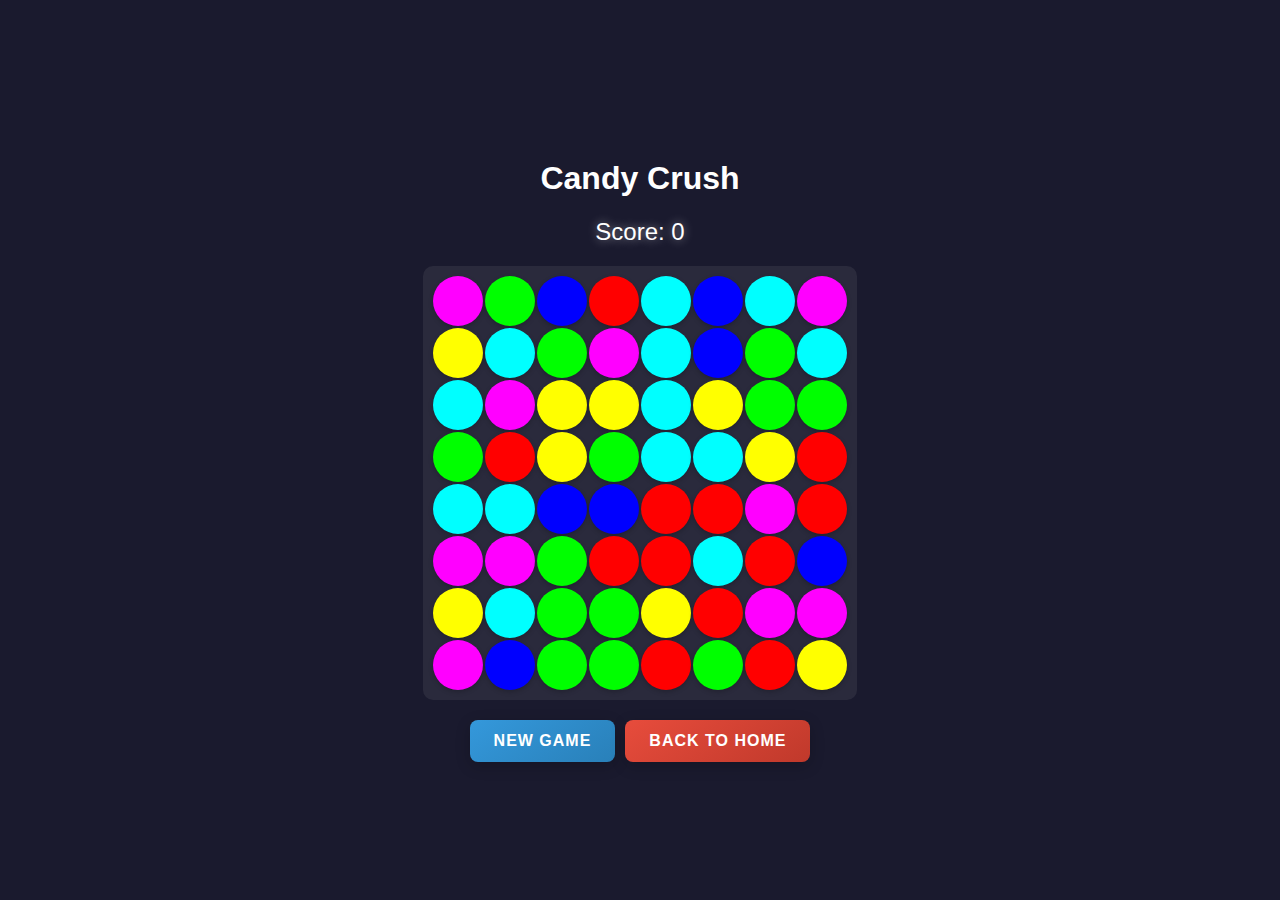
<file: games/candy.html>
<!DOCTYPE html>
<html lang="en">
<head>
    <meta charset="UTF-8">
    <meta name="viewport" content="width=device-width, initial-scale=1.0">
    <title>Candy Crush</title>
    <style>
        body {
            display: flex;
            flex-direction: column;
            align-items: center;
            justify-content: center;
            min-height: 100vh;
            margin: 0;
            background-color: #1a1a2e;
            font-family: 'Segoe UI', sans-serif;
            color: white;
        }

        #game-container {
            text-align: center;
        }

        .grid {
            display: grid;
            grid-template-columns: repeat(8, 50px);
            grid-template-rows: repeat(8, 50px);
            gap: 2px;
            background-color: #2a2a3c;
            padding: 10px;
            border-radius: 10px;
            margin: 20px 0;
        }

        .candy {
            width: 50px;
            height: 50px;
            border-radius: 50%;
            cursor: pointer;
            transition: all 0.3s ease;
            box-shadow: 0 2px 5px rgba(0, 0, 0, 0.2);
            animation: spawn 0.5s ease-out;
        }

        .candy:hover {
            transform: scale(1.1);
            box-shadow: 0 4px 8px rgba(0, 0, 0, 0.3);
        }

        .candy.selected {
            animation: pulse 1s infinite;
        }

        .candy.match {
            animation: pop 0.4s ease-out;
        }

        @keyframes spawn {
            from {
                transform: scale(0);
                opacity: 0;
            }
            to {
                transform: scale(1);
                opacity: 1;
            }
        }

        @keyframes pulse {
            0% { transform: scale(1); }
            50% { transform: scale(1.2); }
            100% { transform: scale(1); }
        }

        @keyframes pop {
            0% { transform: scale(1); }
            50% { transform: scale(1.3); }
            100% { transform: scale(0); }
        }

        #score {
            font-size: 24px;
            margin: 20px 0;
            text-shadow: 0 0 10px rgba(255, 255, 255, 0.5);
            animation: scoreUpdate 0.3s ease-out;
        }

        @keyframes scoreUpdate {
            0% { transform: scale(1); }
            50% { transform: scale(1.2); }
            100% { transform: scale(1); }
        }

        .controls {
                    margin-top: 20px;
                    display: flex;
                    gap: 10px;
                    justify-content: center;
        }

        button {
                    padding: 12px 24px;
                    font-size: 16px;
                    border: none;
                    border-radius: 8px;
                    cursor: pointer;
                    background: linear-gradient(145deg, #3498db, #2980b9);
                    color: white;
                    transition: all 0.3s ease;
                    box-shadow: 0 4px 15px rgba(0, 0, 0, 0.2);
                    text-transform: uppercase;
                    font-weight: bold;
                    letter-spacing: 1px;
        }

        button:hover {
                    transform: translateY(-2px);
                    box-shadow: 0 6px 20px rgba(0, 0, 0, 0.3);
                    filter: brightness(1.1);
        }

        button:active {
                    transform: translateY(1px);
                    box-shadow: 0 2px 10px rgba(0, 0, 0, 0.2);
        }

        #home-btn {
                    background: linear-gradient(145deg, #e74c3c, #c0392b);
        }

        #home-btn:hover {
                    background: linear-gradient(145deg, #c0392b, #e74c3c);
        }
    </style>
</head>
<body>
    <div id="game-container">
        <h1>Candy Crush</h1>
        <div id="score">Score: 0</div>
        <div class="grid" id="board"></div>
        <div class="controls">
            <button onclick="resetGame()">New Game</button>
            <button id="home-btn" onclick="window.location.href='../index.html'">Back to Home</button>
        </div>
    </div>

    <script>
        const colors = ['#ff0000', '#00ff00', '#0000ff', '#ffff00', '#ff00ff', '#00ffff'];
        const boardSize = 8;
        let score = 0;
        let selectedCandy = null;
        let board = [];

        function createBoard() {
            const boardElement = document.getElementById('board');
            boardElement.innerHTML = '';
            board = [];

            for (let i = 0; i < boardSize; i++) {
                board[i] = [];
                for (let j = 0; j < boardSize; j++) {
                    const candy = document.createElement('div');
                    candy.className = 'candy';
                    candy.dataset.row = i;
                    candy.dataset.col = j;
                    const color = colors[Math.floor(Math.random() * colors.length)];
                    candy.style.backgroundColor = color;
                    board[i][j] = color;
                    candy.addEventListener('click', handleCandyClick);
                    boardElement.appendChild(candy);
                }
            }
        }

        function handleCandyClick(event) {
            const candy = event.target;
            const row = parseInt(candy.dataset.row);
            const col = parseInt(candy.dataset.col);

            if (!selectedCandy) {
                selectedCandy = candy;
                candy.classList.add('selected');
            } else {
                selectedCandy.classList.remove('selected');
                const selectedRow = parseInt(selectedCandy.dataset.row);
                const selectedCol = parseInt(selectedCandy.dataset.col);

                if (isAdjacent(row, col, selectedRow, selectedCol)) {
                    swapCandies(selectedRow, selectedCol, row, col);
                    if (!checkMatches()) {
                        swapCandies(selectedRow, selectedCol, row, col);
                    }
                }

                selectedCandy.style.transform = '';
                selectedCandy = null;
            }
        }

        function isAdjacent(row1, col1, row2, col2) {
            return Math.abs(row1 - row2) + Math.abs(col1 - col2) === 1;
        }

        function swapCandies(row1, col1, row2, col2) {
            const candy1 = document.querySelector(`[data-row="${row1}"][data-col="${col1}"]`);
            const candy2 = document.querySelector(`[data-row="${row2}"][data-col="${col2}"]`);
            const tempColor = board[row1][col1];
            
            board[row1][col1] = board[row2][col2];
            board[row2][col2] = tempColor;
            
            candy1.style.backgroundColor = board[row1][col1];
            candy2.style.backgroundColor = board[row2][col2];
        }

        function checkMatches() {
            let hasMatches = false;
            
            // Check rows
            for (let i = 0; i < boardSize; i++) {
                for (let j = 0; j < boardSize - 2; j++) {
                    if (board[i][j] === board[i][j+1] && board[i][j] === board[i][j+2]) {
                        hasMatches = true;
                        score += 30;
                        for (let k = j; k < j + 3; k++) {
                            const candy = document.querySelector(`[data-row="${i}"][data-col="${k}"]`);
                            candy.classList.add('match');
                            setTimeout(() => {
                                board[i][k] = colors[Math.floor(Math.random() * colors.length)];
                                candy.style.backgroundColor = board[i][k];
                                candy.classList.remove('match');
                            }, 300);
                        }
                    }
                }
            }

            // Check columns
            for (let j = 0; j < boardSize; j++) {
                for (let i = 0; i < boardSize - 2; i++) {
                    if (board[i][j] === board[i+1][j] && board[i][j] === board[i+2][j]) {
                        hasMatches = true;
                        score += 30;
                        for (let k = i; k < i + 3; k++) {
                            board[k][j] = colors[Math.floor(Math.random() * colors.length)];
                            const candy = document.querySelector(`[data-row="${k}"][data-col="${j}"]`);
                            candy.style.backgroundColor = board[k][j];
                        }
                    }
                }
            }

            document.getElementById('score').textContent = `Score: ${score}`;
            return hasMatches;
        }

        function resetGame() {
            score = 0;
            document.getElementById('score').textContent = `Score: ${score}`;
            createBoard();
        }
        createBoard();
    </script>
</body>
</html>
</file>
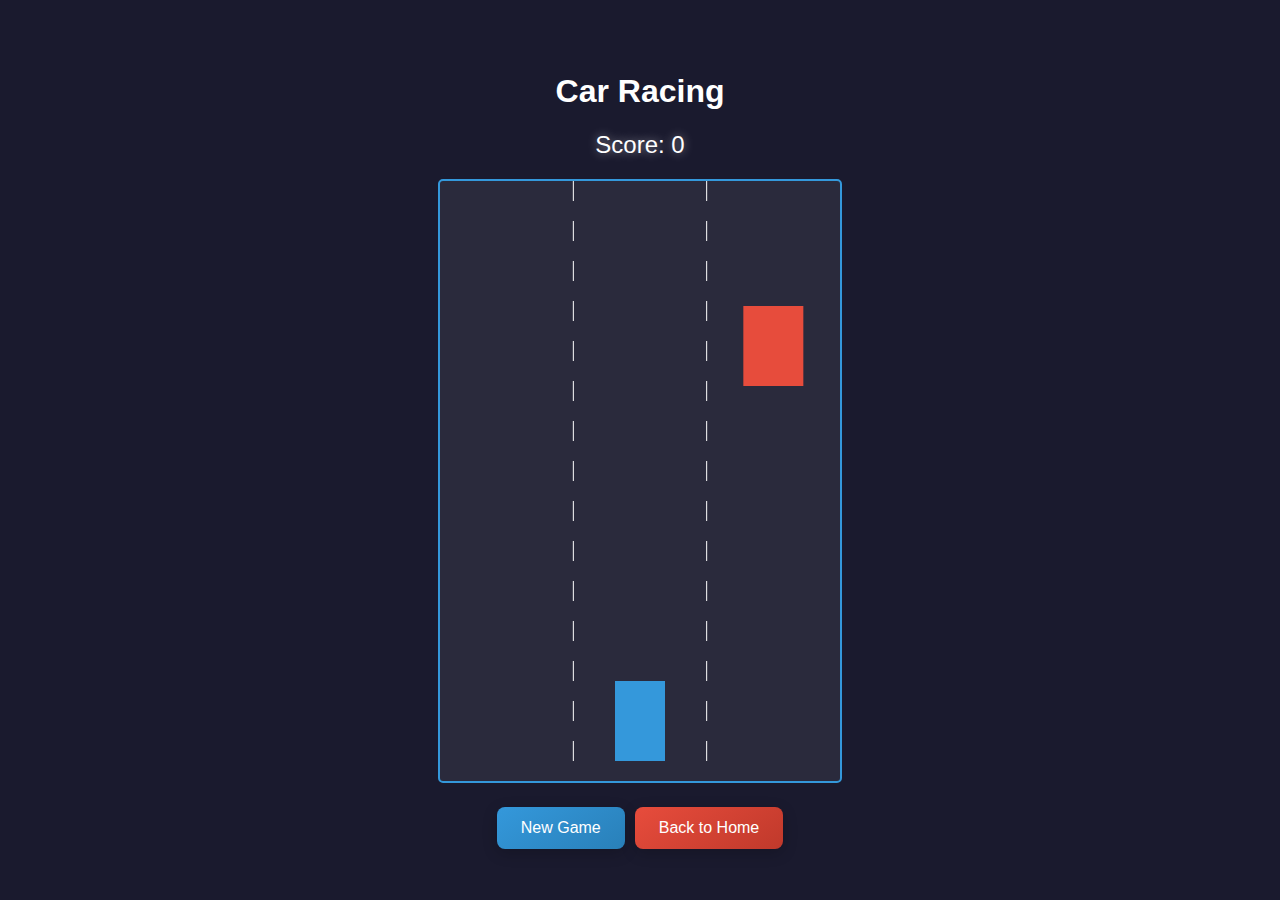
<file: games/car.html>
<!DOCTYPE html>
<html lang="en">
<head>
    <meta charset="UTF-8">
    <meta name="viewport" content="width=device-width, initial-scale=1.0">
    <title>Car Racing Game</title>
    <style>
        body {
            margin: 0;
            display: flex;
            flex-direction: column;
            align-items: center;
            justify-content: center;
            min-height: 100vh;
            background-color: #1a1a2e;
            font-family: 'Segoe UI', sans-serif;
            color: white;
        }

        #game-container {
            text-align: center;
            position: relative;
        }

        canvas {
            border: 2px solid #3498db;
            border-radius: 5px;
            background-color: #2a2a3c;
        }

        #score {
            font-size: 24px;
            margin: 20px 0;
            text-shadow: 0 0 10px rgba(255, 255, 255, 0.5);
        }

        .controls {
            margin-top: 20px;
            display: flex;
            gap: 10px;
            justify-content: center;
        }

        button {
            padding: 12px 24px;
            font-size: 16px;
            border: none;
            border-radius: 8px;
            cursor: pointer;
            background: linear-gradient(145deg, #3498db, #2980b9);
            color: white;
            transition: all 0.3s ease;
            box-shadow: 0 4px 15px rgba(0, 0, 0, 0.2);
        }

        button:hover {
            transform: translateY(-2px);
            box-shadow: 0 6px 20px rgba(0, 0, 0, 0.3);
        }

        #home-btn {
            background: linear-gradient(145deg, #e74c3c, #c0392b);
        }
    </style>
</head>
<body>
    <div id="game-container">
        <h1>Car Racing</h1>
        <div id="score">Score: 0</div>
        <canvas id="gameCanvas" width="400" height="600"></canvas>
        <div class="controls">
            <button onclick="resetGame()">New Game</button>
            <button id="home-btn" onclick="window.location.href='../index.html'">Back to Home</button>
        </div>
    </div>

    <script>
        const canvas = document.getElementById('gameCanvas');
        const ctx = canvas.getContext('2d');
        const scoreElement = document.getElementById('score');

        // Game variables
        let score = 0;
        let gameSpeed = 5;
        let isGameOver = false;

        // Player car
        const car = {
            x: canvas.width / 2 - 25,
            y: canvas.height - 100,
            width: 50,
            height: 80,
            speed: 5
        };

        // Obstacles
        const obstacles = [];
        const obstacleWidth = 60;
        const obstacleHeight = 80;
        const laneWidth = canvas.width / 3;

        function drawCar() {
            ctx.fillStyle = '#3498db';
            ctx.fillRect(car.x, car.y, car.width, car.height);
        }

        function drawObstacle(obstacle) {
            ctx.fillStyle = '#e74c3c';
            ctx.fillRect(obstacle.x, obstacle.y, obstacleWidth, obstacleHeight);
        }

        function createObstacle() {
            const lane = Math.floor(Math.random() * 3);
            obstacles.push({
                x: lane * laneWidth + (laneWidth - obstacleWidth) / 2,
                y: -obstacleHeight
            });
        }

        function moveObstacles() {
            for (let i = obstacles.length - 1; i >= 0; i--) {
                obstacles[i].y += gameSpeed;

                if (obstacles[i].y > canvas.height) {
                    obstacles.splice(i, 1);
                    score += 10;
                    scoreElement.textContent = `Score: ${score}`;
                    if (score % 100 === 0) {
                        gameSpeed += 0.5;
                    }
                }
            }
        }

        function checkCollision(obstacle) {
            return car.x < obstacle.x + obstacleWidth &&
                   car.x + car.width > obstacle.x &&
                   car.y < obstacle.y + obstacleHeight &&
                   car.y + car.height > obstacle.y;
        }

        function updateGame() {
            if (isGameOver) return;

            // Clear canvas
            ctx.clearRect(0, 0, canvas.width, canvas.height);

            // Draw road lines
            ctx.strokeStyle = '#ffffff';
            ctx.setLineDash([20, 20]);
            ctx.beginPath();
            ctx.moveTo(laneWidth, 0);
            ctx.lineTo(laneWidth, canvas.height);
            ctx.moveTo(laneWidth * 2, 0);
            ctx.lineTo(laneWidth * 2, canvas.height);
            ctx.stroke();

            // Draw car
            drawCar();

            // Update and draw obstacles
            moveObstacles();
            obstacles.forEach(obstacle => {
                drawObstacle(obstacle);
                if (checkCollision(obstacle)) {
                    gameOver();
                }
            });

            // Create new obstacles
            if (obstacles.length === 0 || obstacles[obstacles.length - 1].y > 200) {
                createObstacle();
            }

            requestAnimationFrame(updateGame);
        }

        function gameOver() {
            isGameOver = true;
            ctx.fillStyle = 'rgba(0, 0, 0, 0.7)';
            ctx.fillRect(0, 0, canvas.width, canvas.height);
            ctx.fillStyle = 'white';
            ctx.font = '48px Arial';
            ctx.textAlign = 'center';
            ctx.fillText('Game Over!', canvas.width / 2, canvas.height / 2);
        }

        function resetGame() {
            score = 0;
            gameSpeed = 5;
            isGameOver = false;
            obstacles.length = 0;
            car.x = canvas.width / 2 - 25;
            scoreElement.textContent = `Score: ${score}`;
            updateGame();
        }

        // Controls
        document.addEventListener('keydown', (e) => {
            if (isGameOver) return;

            switch(e.key) {
                case 'ArrowLeft':
                    if (car.x > 0) {
                        car.x -= car.speed;
                    }
                    break;
                case 'ArrowRight':
                    if (car.x < canvas.width - car.width) {
                        car.x += car.speed;
                    }
                    break;
            }
        });

        // Touch controls for mobile
        let touchStartX = 0;
        canvas.addEventListener('touchstart', (e) => {
            touchStartX = e.touches[0].clientX;
        });

        canvas.addEventListener('touchmove', (e) => {
            if (isGameOver) return;
            e.preventDefault();
            const touchX = e.touches[0].clientX;
            const diff = touchX - touchStartX;
            
            if (diff > 0 && car.x < canvas.width - car.width) {
                car.x += car.speed;
            } else if (diff < 0 && car.x > 0) {
                car.x -= car.speed;
            }
            
            touchStartX = touchX;
        });
        resetGame();
    </script>
</body>
</html>
</file>
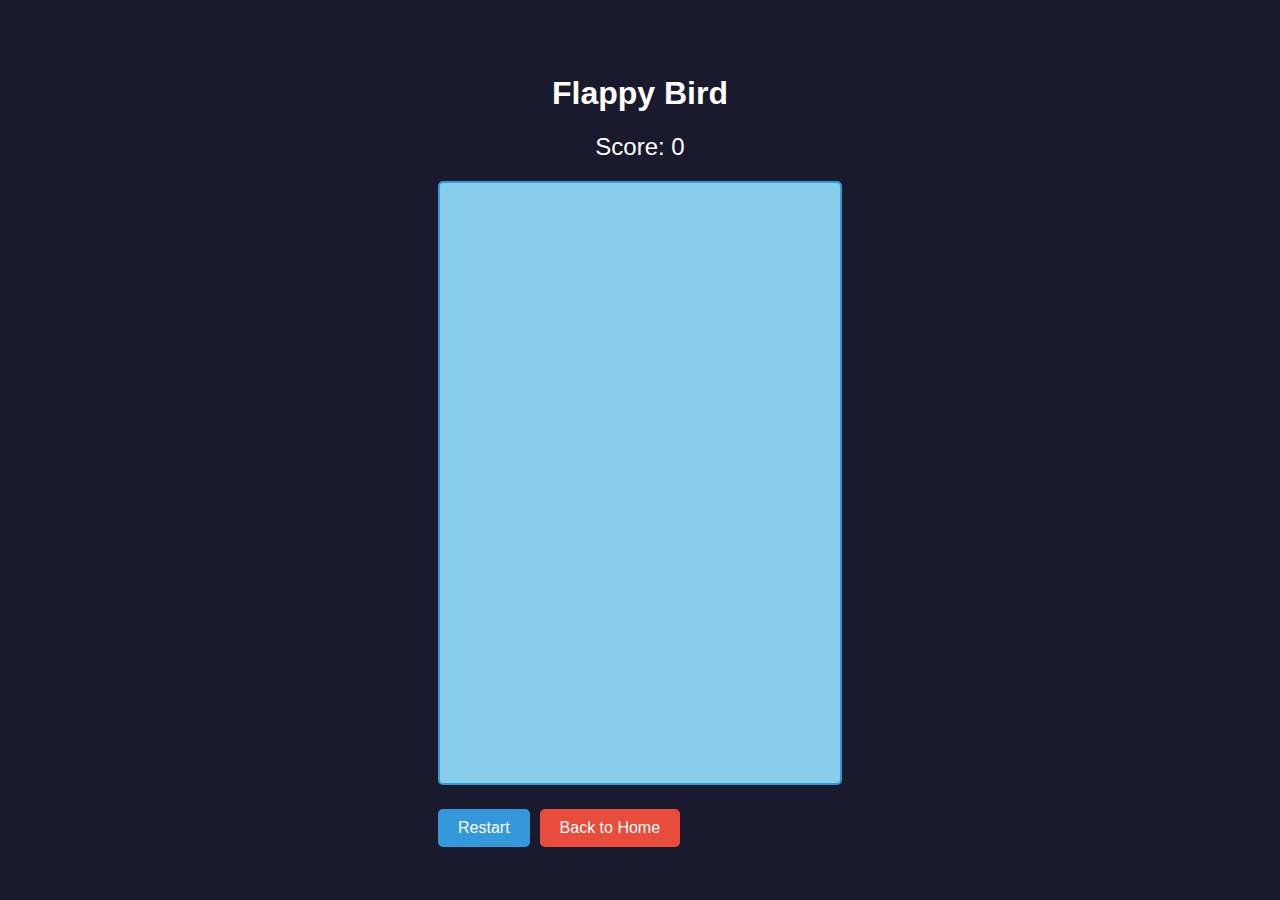
<file: games/flappy.html>
<!DOCTYPE html>
<html lang="en">
<head>
    <meta charset="UTF-8">
    <meta name="viewport" content="width=device-width, initial-scale=1.0">
    <title>Flappy Bird</title>
    <style>
        body {
            display: flex;
            flex-direction: column;
            align-items: center;
            justify-content: center;
            min-height: 100vh;
            margin: 0;
            background-color: #1a1a2e;
            font-family: 'Segoe UI', sans-serif;
            color: white;
        }

        #game-container {
            text-align: center;
            position: relative;
        }

        canvas {
            border: 2px solid #3498db;
            border-radius: 5px;
            background-color: #87CEEB;
        }

        #score {
            font-size: 24px;
            margin: 20px 0;
        }

        .controls {
            margin-top: 20px;
            display: flex;
            gap: 10px;
        }

        button {
            padding: 10px 20px;
            font-size: 16px;
            border: none;
            border-radius: 5px;
            cursor: pointer;
            background-color: #3498db;
            color: white;
            transition: background-color 0.3s;
        }

        button:hover {
            background-color: #2980b9;
        }

        #home-btn {
            background-color: #e74c3c;
        }

        #home-btn:hover {
            background-color: #c0392b;
        }
    </style>
    <script>
        // Preload the bird image
        const birdImg = new Image();
        birdImg.src = '../assets/bird.png';  // Make sure to add a bird image in your assets folder
    </script>
</head>
<body>
    <div id="game-container">
        <h1>Flappy Bird</h1>
        <div id="score">Score: 0</div>
        <canvas id="gameCanvas" width="400" height="600"></canvas>
        <div class="controls">
            <button onclick="resetGame()">Restart</button>
            <button id="home-btn" onclick="window.location.href='../index.html'">Back to Home</button>
        </div>
    </div>

    <script>
        const canvas = document.getElementById('gameCanvas');
        const ctx = canvas.getContext('2d');
        const scoreElement = document.getElementById('score');

        // Game variables
        let score = 0;
        let gameLoop;
        let gameStarted = false;

        // Bird properties
        const bird = {
            x: 50,
            y: canvas.height / 2,
            width: 30,
            height: 30,
            velocity: 0,
            gravity: 0.5,
            jump: -8
        };

        // Pipe properties
        const pipeWidth = 50;
        const pipeGap = 150;
        const pipes = [];
        const pipeSpeed = 2;

        function createPipe() {
            const gapPosition = Math.random() * (canvas.height - pipeGap - 100) + 50;
            pipes.push({
                x: canvas.width,
                topHeight: gapPosition,
                bottomY: gapPosition + pipeGap
            });
        }

        function drawBird() {
            // Remove the yellow rectangle code and replace with image
            ctx.save();
            ctx.translate(bird.x + bird.width/2, bird.y + bird.height/2);
            ctx.rotate(bird.velocity * 0.1);  // Rotate bird based on velocity
            ctx.drawImage(birdImg, -bird.width/2, -bird.height/2, bird.width, bird.height);
            ctx.restore();
        }

        function drawPipes() {
            ctx.fillStyle = '#2ECC71';
            pipes.forEach(pipe => {
                // Top pipe
                ctx.fillRect(pipe.x, 0, pipeWidth, pipe.topHeight);
                // Bottom pipe
                ctx.fillRect(pipe.x, pipe.bottomY, pipeWidth, canvas.height - pipe.bottomY);
            });
        }

        function updateGame() {
            // Bird physics
            bird.velocity += bird.gravity;
            bird.y += bird.velocity;

            // Update pipes
            pipes.forEach(pipe => {
                pipe.x -= pipeSpeed;
            });

            // Remove off-screen pipes
            if (pipes.length > 0 && pipes[0].x + pipeWidth < 0) {
                pipes.shift();
                score++;
                scoreElement.textContent = `Score: ${score}`;
            }

            // Add new pipes
            if (pipes.length === 0 || pipes[pipes.length - 1].x < canvas.width - 300) {
                createPipe();
            }

            // Check collisions
            if (checkCollision()) {
                gameOver();
                return;
            }

            // Draw everything
            ctx.clearRect(0, 0, canvas.width, canvas.height);
            drawPipes();
            drawBird();
        }

        function checkCollision() {
            // Floor and ceiling collision
            if (bird.y < 0 || bird.y + bird.height > canvas.height) {
                return true;
            }

            // Pipe collision
            return pipes.some(pipe => {
                return (bird.x + bird.width > pipe.x &&
                        bird.x < pipe.x + pipeWidth) &&
                       (bird.y < pipe.topHeight ||
                        bird.y + bird.height > pipe.bottomY);
            });
        }

        function gameOver() {
            clearInterval(gameLoop);
            alert(`Game Over! Score: ${score}`);
            resetGame();
        }

        function resetGame() {
            bird.y = canvas.height / 2;
            bird.velocity = 0;
            pipes.length = 0;
            score = 0;
            scoreElement.textContent = `Score: ${score}`;
            gameStarted = false;
            clearInterval(gameLoop);
            ctx.clearRect(0, 0, canvas.width, canvas.height);
            drawBird();
        }

        function startGame() {
            if (!gameStarted) {
                gameStarted = true;
                gameLoop = setInterval(updateGame, 20);
            }
        }

        // Event listeners
        document.addEventListener('keydown', (e) => {
            if (e.code === 'Space') {
                e.preventDefault();
                bird.velocity = bird.jump;
                startGame();
            }
        });

        canvas.addEventListener('click', () => {
            bird.velocity = bird.jump;
            startGame();
        });

        
        drawBird();
    </script>
</body>
</html>
</file>
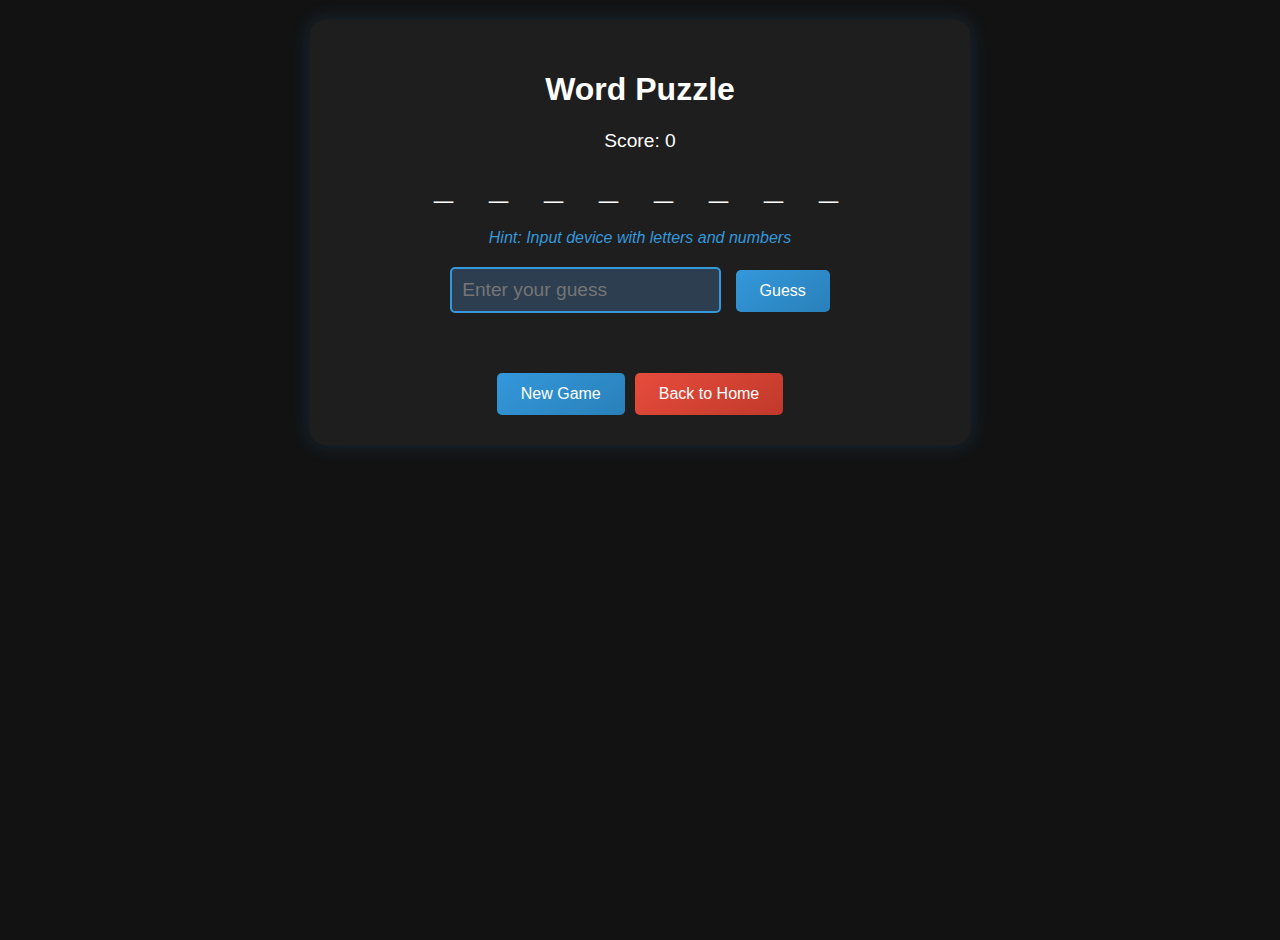
<file: games/puzzle.html>
<!DOCTYPE html>
<html lang="en">
<head>
    <meta charset="UTF-8">
    <meta name="viewport" content="width=device-width, initial-scale=1.0">
    <title>Word Puzzle Game</title>
    <style>
        body {
            background-color: #121212;
            color: #ffffff;
            font-family: 'Segoe UI', sans-serif;
            display: flex;
            flex-direction: column;
            align-items: center;
            min-height: 100vh;
            margin: 0;
            padding: 20px;
        }

        .game-container {
            background-color: #1e1e1e;
            padding: 30px;
            border-radius: 15px;
            box-shadow: 0 0 20px rgba(52, 152, 219, 0.2);
            text-align: center;
            max-width: 600px;
            width: 100%;
        }

        .word-display {
            font-size: 2.5em;
            margin: 20px 0;
            letter-spacing: 8px;
            font-family: monospace;
        }

        .hint {
            color: #3498db;
            margin: 15px 0;
            font-style: italic;
        }

        .input-section {
            margin: 20px 0;
        }

        input {
            padding: 10px;
            font-size: 1.2em;
            border: 2px solid #3498db;
            border-radius: 5px;
            background: #2c3e50;
            color: white;
            margin-right: 10px;
        }

        button {
            padding: 12px 24px;
            font-size: 1em;
            border: none;
            border-radius: 5px;
            background: linear-gradient(145deg, #3498db, #2980b9);
            color: white;
            cursor: pointer;
            transition: transform 0.2s, box-shadow 0.2s;
        }

        button:hover {
            transform: translateY(-2px);
            box-shadow: 0 5px 15px rgba(52, 152, 219, 0.3);
        }

        .score {
            font-size: 1.2em;
            margin: 20px 0;
        }

        .message {
            margin: 15px 0;
            padding: 10px;
            border-radius: 5px;
            font-weight: bold;
        }

        .correct {
            background-color: #27ae60;
        }

        .wrong {
            background-color: #c0392b;
        }

        .controls {
            margin-top: 20px;
            display: flex;
            gap: 10px;
            justify-content: center;
        }

        #home-btn {
            background: linear-gradient(145deg, #e74c3c, #c0392b);
        }
    </style>
</head>
<body>
    <div class="game-container">
        <h1>Word Puzzle</h1>
        <div class="score">Score: <span id="score">0</span></div>
        <div class="word-display" id="wordDisplay">_ _ _ _ _</div>
        <div class="hint" id="hint">Hint will appear here</div>
        <div class="input-section">
            <input type="text" id="guessInput" placeholder="Enter your guess" maxlength="20">
            <button onclick="checkGuess()">Guess</button>
        </div>
        <div id="message" class="message"></div>
        <div class="controls">
            <button onclick="newGame()">New Game</button>
            <button id="home-btn" onclick="window.location.href='../index.html'">Back to Home</button>
        </div>
    </div>

    <script>
        const words = [
            { word: "JAVASCRIPT", hint: "A popular programming language for web development" },
            { word: "PYTHON", hint: "A snake-like programming language" },
            { word: "DATABASE", hint: "Where data is stored and organized" },
            { word: "ALGORITHM", hint: "Step-by-step procedure to solve a problem" },
            { word: "NETWORK", hint: "Computers connected together" },
            { word: "SECURITY", hint: "Protection against cyber threats" },
            { word: "INTERFACE", hint: "Where user meets computer" },
            { word: "BROWSER", hint: "Program to surf the web" },
            { word: "KEYBOARD", hint: "Input device with letters and numbers" },
            { word: "MONITOR", hint: "Display device for computers" }
        ];

        let currentWord = "";
        let currentHint = "";
        let score = 0;

        function selectRandomWord() {
            const randomIndex = Math.floor(Math.random() * words.length);
            currentWord = words[randomIndex].word;
            currentHint = words[randomIndex].hint;
            document.getElementById('wordDisplay').textContent = '_ '.repeat(currentWord.length);
            document.getElementById('hint').textContent = `Hint: ${currentHint}`;
            document.getElementById('message').textContent = '';
            document.getElementById('guessInput').value = '';
        }

        function checkGuess() {
            const guess = document.getElementById('guessInput').value.toUpperCase();
            const messageElement = document.getElementById('message');

            if (guess === currentWord) {
                score += 10;
                document.getElementById('score').textContent = score;
                messageElement.textContent = 'Correct! Well done!';
                messageElement.className = 'message correct';
                setTimeout(selectRandomWord, 1500);
            } else {
                messageElement.textContent = 'Wrong guess. Try again!';
                messageElement.className = 'message wrong';
            }
        }

        function newGame() {
            score = 0;
            document.getElementById('score').textContent = score;
            selectRandomWord();
        }

        // Handle Enter key
        document.getElementById('guessInput').addEventListener('keypress', function(e) {
            if (e.key === 'Enter') {
                checkGuess();
            }
        });
        selectRandomWord();
    </script>
</body>
</html>
</file>
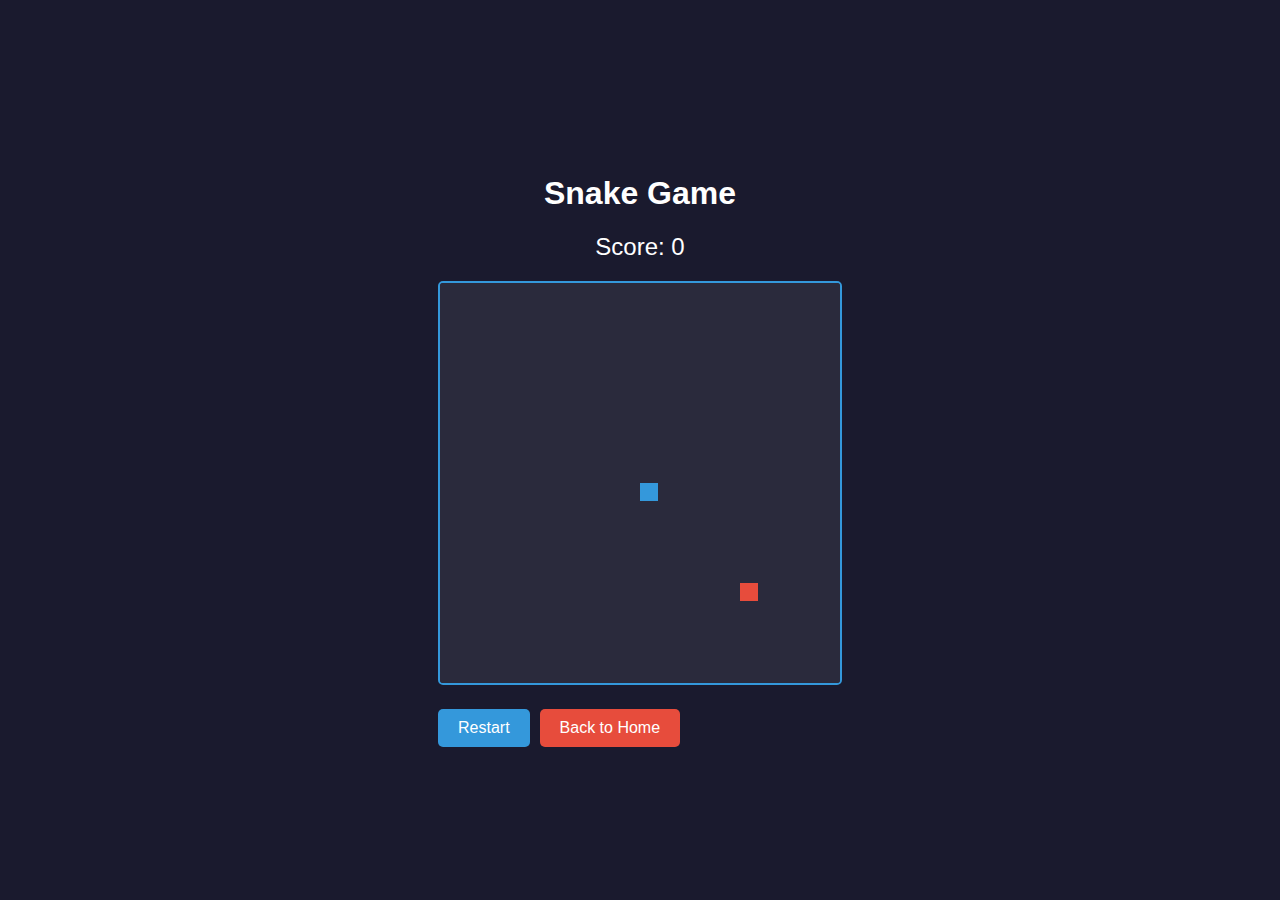
<file: games/sanke.html>
<!DOCTYPE html>
<html lang="en">
<head>
    <meta charset="UTF-8">
    <meta name="viewport" content="width=device-width, initial-scale=1.0">
    <title>Snake Game</title>
    <style>
        body {
            display: flex;
            flex-direction: column;
            align-items: center;
            justify-content: center;
            min-height: 100vh;
            margin: 0;
            background-color: #1a1a2e;
            font-family: 'Segoe UI', sans-serif;
            color: white;
        }

        #game-container {
            text-align: center;
        }

        canvas {
            border: 2px solid #3498db;
            border-radius: 5px;
            background-color: #2a2a3c;
        }

        #score {
            font-size: 24px;
            margin: 20px 0;
        }

        .controls {
            margin-top: 20px;
            display: flex;
            gap: 10px;
        }

        button {
            padding: 10px 20px;
            font-size: 16px;
            border: none;
            border-radius: 5px;
            cursor: pointer;
            background-color: #3498db;
            color: white;
            transition: background-color 0.3s;
        }

        button:hover {
            background-color: #2980b9;
        }

        #home-btn {
            background-color: #e74c3c;
        }

        #home-btn:hover {
            background-color: #c0392b;
        }
    </style>
</head>
<body>
    <div id="game-container">
        <h1>Snake Game</h1>
        <div id="score">Score: 0</div>
        <canvas id="gameCanvas" width="400" height="400"></canvas>
        <div class="controls">
            <button onclick="resetGame()">Restart</button>
            <button id="home-btn" onclick="window.location.href='../index.html'">Back to Home</button>
        </div>
    </div>

    <script>
        const canvas = document.getElementById('gameCanvas');
        const ctx = canvas.getContext('2d');
        const scoreElement = document.getElementById('score');

        const gridSize = 20;
        const tileCount = canvas.width / gridSize;
        
        let snake = [
            { x: 10, y: 10 }
        ];
        let food = { x: 15, y: 15 };
        let dx = 0;
        let dy = 0;
        let score = 0;
        let gameSpeed = 200;  // Changed from 100 to 200 (higher number = slower speed)
        let gameLoop;
        let gameStarted = false;

        document.addEventListener('keydown', handleKeyPress);

        function handleKeyPress(e) {
            if (!gameStarted) {
                gameStarted = true;
                gameLoop = setInterval(updateGame, gameSpeed);
            }

            switch(e.key) {
                case 'ArrowUp':
                    if (dy === 0) {
                        dx = 0;
                        dy = -1;
                    }
                    break;
                case 'ArrowDown':
                    if (dy === 0) {
                        dx = 0;
                        dy = 1;
                    }
                    break;
                case 'ArrowLeft':
                    if (dx === 0) {
                        dx = -1;
                        dy = 0;
                    }
                    break;
                case 'ArrowRight':
                    if (dx === 0) {
                        dx = 1;
                        dy = 0;
                    }
                    break;
            }
        }

        function updateGame() {
            // Move snake
            const head = { x: snake[0].x + dx, y: snake[0].y + dy };

            // Check wall collision
            if (head.x < 0 || head.x >= tileCount || head.y < 0 || head.y >= tileCount) {
                gameOver();
                return;
            }

            // Check self collision
            for (let i = 0; i < snake.length; i++) {
                if (head.x === snake[i].x && head.y === snake[i].y) {
                    gameOver();
                    return;
                }
            }

            snake.unshift(head);

            // Check food collision
            if (head.x === food.x && head.y === food.y) {
                score += 10;
                scoreElement.textContent = `Score: ${score}`;
                generateFood();
                increaseSpeed();
            } else {
                snake.pop();
            }

            drawGame();
        }

        function drawGame() {
            // Clear canvas
            ctx.fillStyle = '#2a2a3c';
            ctx.fillRect(0, 0, canvas.width, canvas.height);

            // Draw snake
            ctx.fillStyle = '#3498db';
            snake.forEach(segment => {
                ctx.fillRect(segment.x * gridSize, segment.y * gridSize, gridSize - 2, gridSize - 2);
            });

            // Draw food
            ctx.fillStyle = '#e74c3c';
            ctx.fillRect(food.x * gridSize, food.y * gridSize, gridSize - 2, gridSize - 2);
        }

        function generateFood() {
            food = {
                x: Math.floor(Math.random() * tileCount),
                y: Math.floor(Math.random() * tileCount)
            };

            // Make sure food doesn't spawn on snake
            snake.forEach(segment => {
                if (segment.x === food.x && segment.y === food.y) {
                    generateFood();
                }
            });
        }

        function increaseSpeed() {
            if (gameSpeed > 80) {  // Changed from 50 to 80 (minimum speed limit)
                gameSpeed -= 1;    // Changed from 2 to 1 (slower speed increase)
                clearInterval(gameLoop);
                gameLoop = setInterval(updateGame, gameSpeed);
            }
        }

        function gameOver() {
            clearInterval(gameLoop);
            alert(`Game Over! Score: ${score}`);
            resetGame();
        }

        function resetGame() {
            snake = [{ x: 10, y: 10 }];
            food = { x: 15, y: 15 };
            dx = 0;
            dy = 0;
            score = 0;
            gameSpeed = 100;
            gameStarted = false;
            scoreElement.textContent = `Score: ${score}`;
            clearInterval(gameLoop);
            drawGame();
        }

       
        drawGame();
    </script>
</body>
</html>
</file>
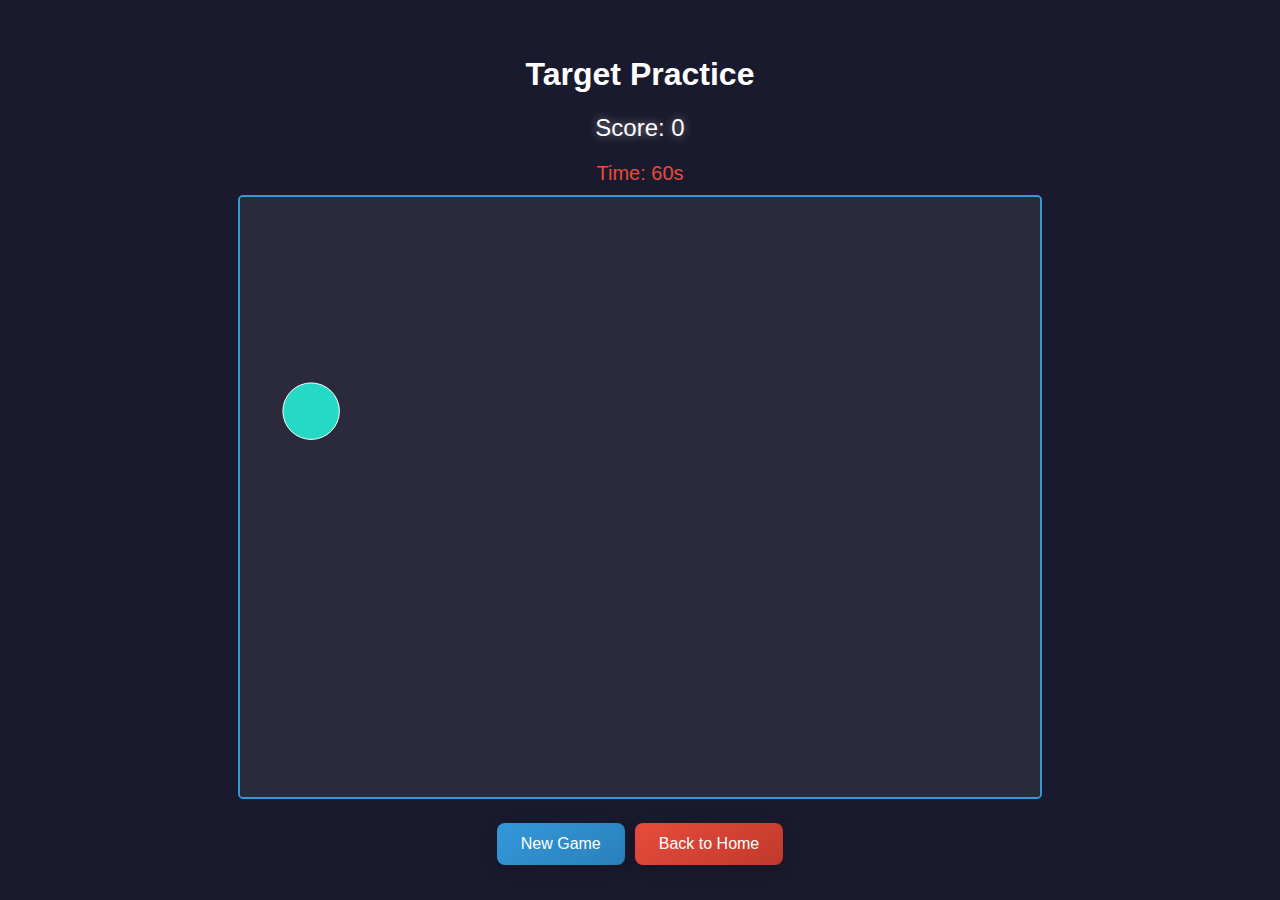
<file: games/shooting.html>
<!DOCTYPE html>
<html lang="en">
<head>
    <meta charset="UTF-8">
    <meta name="viewport" content="width=device-width, initial-scale=1.0">
    <title>Shooting Game</title>
    <style>
        body {
            margin: 0;
            display: flex;
            flex-direction: column;
            align-items: center;
            justify-content: center;
            min-height: 100vh;
            background-color: #1a1a2e;
            font-family: 'Segoe UI', sans-serif;
            color: white;
            cursor: crosshair;
        }

        #game-container {
            text-align: center;
            position: relative;
        }

        canvas {
            border: 2px solid #3498db;
            border-radius: 5px;
            background-color: #2a2a3c;
        }

        #score {
            font-size: 24px;
            margin: 20px 0;
            text-shadow: 0 0 10px rgba(255, 255, 255, 0.5);
        }

        #timer {
            font-size: 20px;
            margin: 10px 0;
            color: #e74c3c;
        }

        .controls {
            margin-top: 20px;
            display: flex;
            gap: 10px;
            justify-content: center;
        }

        button {
            padding: 12px 24px;
            font-size: 16px;
            border: none;
            border-radius: 8px;
            cursor: pointer;
            background: linear-gradient(145deg, #3498db, #2980b9);
            color: white;
            transition: all 0.3s ease;
            box-shadow: 0 4px 15px rgba(0, 0, 0, 0.2);
        }

        button:hover {
            transform: translateY(-2px);
            box-shadow: 0 6px 20px rgba(0, 0, 0, 0.3);
        }

        #home-btn {
            background: linear-gradient(145deg, #e74c3c, #c0392b);
        }

        .target {
            position: absolute;
            border-radius: 50%;
            cursor: crosshair;
            transition: transform 0.1s;
        }

        .target:hover {
            transform: scale(1.1);
        }
    </style>
</head>
<body>
    <div id="game-container">
        <h1>Target Practice</h1>
        <div id="score">Score: 0</div>
        <div id="timer">Time: 60s</div>
        <canvas id="gameCanvas" width="800" height="600"></canvas>
        <div class="controls">
            <button onclick="resetGame()">New Game</button>
            <button id="home-btn" onclick="window.location.href='../index.html'">Back to Home</button>
        </div>
    </div>

    <script>
        const canvas = document.getElementById('gameCanvas');
        const ctx = canvas.getContext('2d');
        const scoreElement = document.getElementById('score');
        const timerElement = document.getElementById('timer');

        let score = 0;
        let timeLeft = 60;
        let isGameOver = false;
        let targets = [];
        let timer;

        class Target {
            constructor() {
                this.radius = Math.random() * 20 + 10;
                this.x = Math.random() * (canvas.width - this.radius * 2) + this.radius;
                this.y = Math.random() * (canvas.height - this.radius * 2) + this.radius;
                this.speed = Math.random() * 3 + 1;
                this.dx = Math.random() * 2 - 1;
                this.dy = Math.random() * 2 - 1;
                this.color = `hsl(${Math.random() * 360}, 70%, 50%)`;
                this.points = Math.floor((30 - this.radius) / 2);
            }

            draw() {
                ctx.beginPath();
                ctx.arc(this.x, this.y, this.radius, 0, Math.PI * 2);
                ctx.fillStyle = this.color;
                ctx.fill();
                ctx.strokeStyle = 'white';
                ctx.stroke();
                ctx.closePath();
            }

            update() {
                this.x += this.dx * this.speed;
                this.y += this.dy * this.speed;

                if (this.x - this.radius < 0 || this.x + this.radius > canvas.width) {
                    this.dx = -this.dx;
                }
                if (this.y - this.radius < 0 || this.y + this.radius > canvas.height) {
                    this.dy = -this.dy;
                }
            }
        }

        function createTarget() {
            if (targets.length < 5) {
                targets.push(new Target());
            }
        }

        function updateGame() {
            if (isGameOver) return;

            ctx.fillStyle = '#2a2a3c';
            ctx.fillRect(0, 0, canvas.width, canvas.height);

            targets.forEach((target, index) => {
                target.update();
                target.draw();
            });

            if (Math.random() < 0.02) {
                createTarget();
            }

            requestAnimationFrame(updateGame);
        }

        function handleClick(event) {
            if (isGameOver) return;

            const rect = canvas.getBoundingClientRect();
            const x = event.clientX - rect.left;
            const y = event.clientY - rect.top;

            for (let i = targets.length - 1; i >= 0; i--) {
                const target = targets[i];
                const distance = Math.sqrt(
                    Math.pow(x - target.x, 2) + Math.pow(y - target.y, 2)
                );

                if (distance < target.radius) {
                    score += target.points;
                    scoreElement.textContent = `Score: ${score}`;
                    targets.splice(i, 1);
                    createHitEffect(x, y);
                    break;
                }
            }
        }

        function createHitEffect(x, y) {
            ctx.beginPath();
            ctx.arc(x, y, 20, 0, Math.PI * 2);
            ctx.strokeStyle = 'white';
            ctx.stroke();
            ctx.closePath();
        }

        function updateTimer() {
            timeLeft--;
            timerElement.textContent = `Time: ${timeLeft}s`;

            if (timeLeft <= 0) {
                gameOver();
            }
        }

        function gameOver() {
            isGameOver = true;
            clearInterval(timer);
            ctx.fillStyle = 'rgba(0, 0, 0, 0.7)';
            ctx.fillRect(0, 0, canvas.width, canvas.height);
            ctx.fillStyle = 'white';
            ctx.font = '48px Arial';
            ctx.textAlign = 'center';
            ctx.fillText('Game Over!', canvas.width/2, canvas.height/2);
            ctx.font = '24px Arial';
            ctx.fillText(`Final Score: ${score}`, canvas.width/2, canvas.height/2 + 50);
        }

        function resetGame() {
            score = 0;
            timeLeft = 60;
            isGameOver = false;
            targets = [];
            scoreElement.textContent = `Score: ${score}`;
            timerElement.textContent = `Time: ${timeLeft}s`;
            clearInterval(timer);
            timer = setInterval(updateTimer, 1000);
            updateGame();
        }

        canvas.addEventListener('click', handleClick);
        resetGame();
    </script>
</body>
</html>
</file>
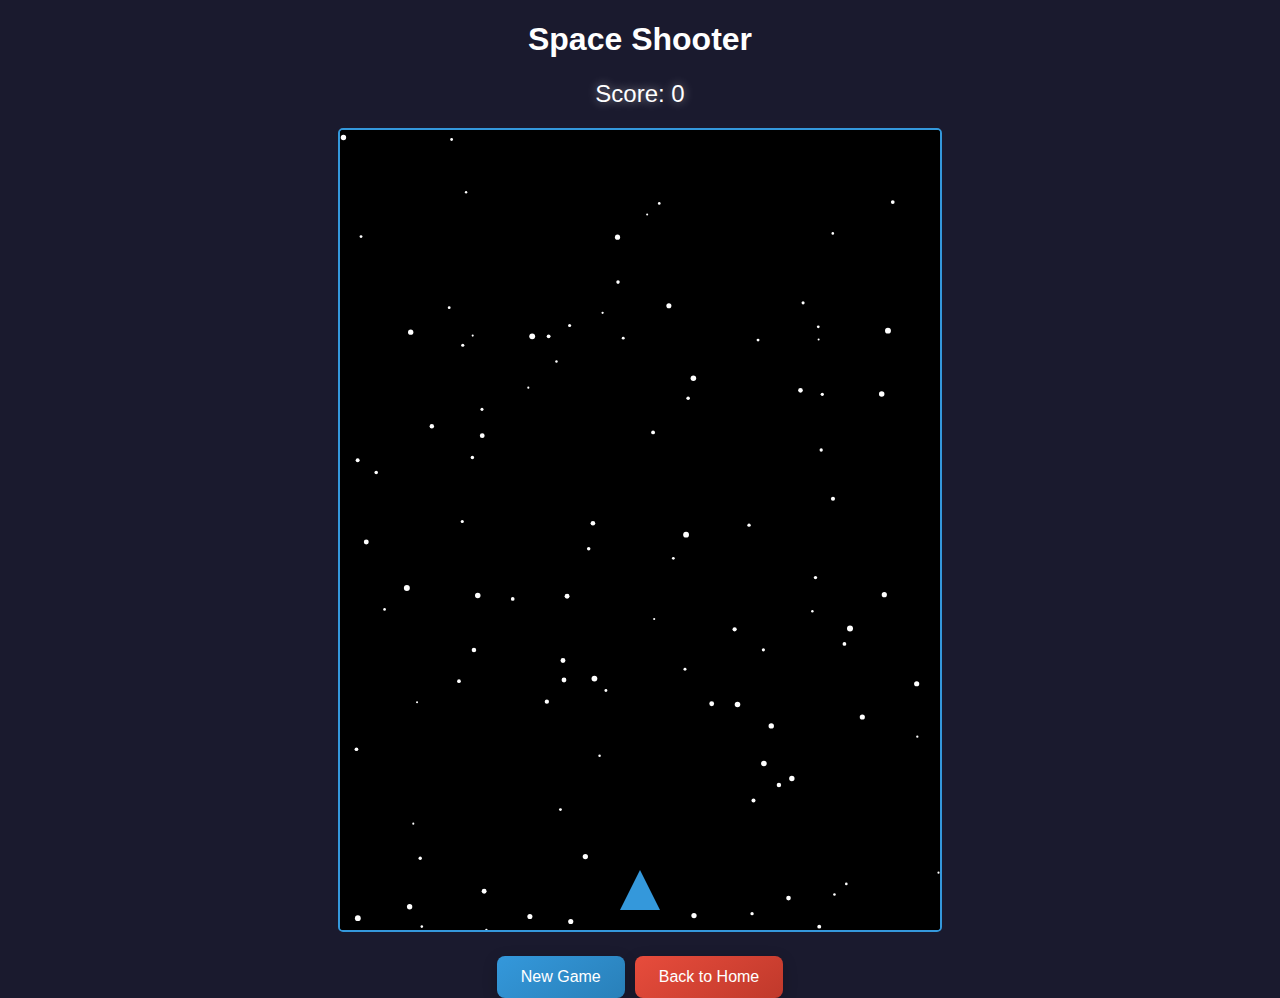
<file: games/space.html>
<!DOCTYPE html>
<html lang="en">
<head>
    <meta charset="UTF-8">
    <meta name="viewport" content="width=device-width, initial-scale=1.0">
    <title>Space Shooter</title>
    <style>
        body {
            margin: 0;
            display: flex;
            flex-direction: column;
            align-items: center;
            justify-content: center;
            min-height: 100vh;
            background-color: #1a1a2e;
            font-family: 'Segoe UI', sans-serif;
            color: white;
        }

        #game-container {
            text-align: center;
        }

        canvas {
            border: 2px solid #3498db;
            border-radius: 5px;
            background-color: #000;
        }

        #score {
            font-size: 24px;
            margin: 20px 0;
            text-shadow: 0 0 10px rgba(255, 255, 255, 0.5);
        }

        .controls {
            margin-top: 20px;
            display: flex;
            gap: 10px;
            justify-content: center;
        }

        button {
            padding: 12px 24px;
            font-size: 16px;
            border: none;
            border-radius: 8px;
            cursor: pointer;
            background: linear-gradient(145deg, #3498db, #2980b9);
            color: white;
            transition: all 0.3s ease;
            box-shadow: 0 4px 15px rgba(0, 0, 0, 0.2);
        }

        button:hover {
            transform: translateY(-2px);
            box-shadow: 0 6px 20px rgba(0, 0, 0, 0.3);
        }

        #home-btn {
            background: linear-gradient(145deg, #e74c3c, #c0392b);
        }
    </style>
</head>
<body>
    <div id="game-container">
        <h1>Space Shooter</h1>
        <div id="score">Score: 0</div>
        <canvas id="gameCanvas" width="600" height="800"></canvas>
        <div class="controls">
            <button onclick="resetGame()">New Game</button>
            <button id="home-btn" onclick="window.location.href='../index.html'">Back to Home</button>
        </div>
    </div>

    <script>
        const canvas = document.getElementById('gameCanvas');
        const ctx = canvas.getContext('2d');
        const scoreElement = document.getElementById('score');

        // Game variables
        let score = 0;
        let isGameOver = false;
        let bullets = [];
        let enemies = [];
        let stars = [];

        // Player ship
        const ship = {
            x: canvas.width / 2,
            y: canvas.height - 60,
            width: 40,
            height: 40,
            speed: 5
        };

        // Create stars background
        function createStars() {
            for (let i = 0; i < 100; i++) {
                stars.push({
                    x: Math.random() * canvas.width,
                    y: Math.random() * canvas.height,
                    size: Math.random() * 2 + 1,
                    speed: Math.random() * 2 + 1
                });
            }
        }

        function drawStars() {
            ctx.fillStyle = '#fff';
            stars.forEach(star => {
                ctx.beginPath();
                ctx.arc(star.x, star.y, star.size, 0, Math.PI * 2);
                ctx.fill();
            });
        }

        function updateStars() {
            stars.forEach(star => {
                star.y += star.speed;
                if (star.y > canvas.height) {
                    star.y = 0;
                    star.x = Math.random() * canvas.width;
                }
            });
        }

        function drawShip() {
            ctx.fillStyle = '#3498db';
            ctx.beginPath();
            ctx.moveTo(ship.x, ship.y);
            ctx.lineTo(ship.x - 20, ship.y + 40);
            ctx.lineTo(ship.x + 20, ship.y + 40);
            ctx.closePath();
            ctx.fill();
        }

        function drawBullets() {
            ctx.fillStyle = '#f1c40f';
            bullets.forEach(bullet => {
                ctx.fillRect(bullet.x - 2, bullet.y, 4, 10);
            });
        }

        function drawEnemies() {
            ctx.fillStyle = '#e74c3c';
            enemies.forEach(enemy => {
                ctx.beginPath();
                ctx.moveTo(enemy.x, enemy.y + 30);
                ctx.lineTo(enemy.x - 15, enemy.y);
                ctx.lineTo(enemy.x + 15, enemy.y);
                ctx.closePath();
                ctx.fill();
            });
        }

        function createEnemy() {
            if (enemies.length < 5) {
                enemies.push({
                    x: Math.random() * (canvas.width - 30) + 15,
                    y: -30,
                    speed: Math.random() * 2 + 2
                });
            }
        }

        function shoot() {
            bullets.push({
                x: ship.x,
                y: ship.y,
                speed: 7
            });
        }

        function checkCollisions() {
            for (let i = bullets.length - 1; i >= 0; i--) {
                for (let j = enemies.length - 1; j >= 0; j--) {
                    const bullet = bullets[i];
                    const enemy = enemies[j];
                    if (bullet && enemy &&
                        bullet.x > enemy.x - 15 &&
                        bullet.x < enemy.x + 15 &&
                        bullet.y < enemy.y + 30 &&
                        bullet.y > enemy.y) {
                        bullets.splice(i, 1);
                        enemies.splice(j, 1);
                        score += 10;
                        scoreElement.textContent = `Score: ${score}`;
                        break;
                    }
                }
            }

            // Check ship collision with enemies
            for (let enemy of enemies) {
                if (ship.x > enemy.x - 15 &&
                    ship.x < enemy.x + 15 &&
                    ship.y < enemy.y + 30 &&
                    ship.y + 40 > enemy.y) {
                    gameOver();
                }
            }
        }

        function updateGame() {
            if (isGameOver) return;

            // Clear canvas
            ctx.fillStyle = '#000';
            ctx.fillRect(0, 0, canvas.width, canvas.height);

            // Update and draw stars
            updateStars();
            drawStars();

            // Update bullets
            bullets = bullets.filter(bullet => {
                bullet.y -= bullet.speed;
                return bullet.y > 0;
            });

            // Update enemies
            enemies = enemies.filter(enemy => {
                enemy.y += enemy.speed;
                return enemy.y < canvas.height;
            });

            // Create new enemies
            if (Math.random() < 0.02) {
                createEnemy();
            }

            // Draw game objects
            drawShip();
            drawBullets();
            drawEnemies();

            // Check collisions
            checkCollisions();

            requestAnimationFrame(updateGame);
        }

        function gameOver() {
            isGameOver = true;
            ctx.fillStyle = 'rgba(0, 0, 0, 0.7)';
            ctx.fillRect(0, 0, canvas.width, canvas.height);
            ctx.fillStyle = 'white';
            ctx.font = '48px Arial';
            ctx.textAlign = 'center';
            ctx.fillText('Game Over!', canvas.width / 2, canvas.height / 2);
        }

        function resetGame() {
            score = 0;
            isGameOver = false;
            bullets = [];
            enemies = [];
            ship.x = canvas.width / 2;
            scoreElement.textContent = `Score: ${score}`;
            updateGame();
        }

        // Controls
        document.addEventListener('keydown', (e) => {
            if (isGameOver) return;

            switch(e.key.toLowerCase()) {
                case 'arrowleft':
                case 'a':
                    if (ship.x > 20) ship.x -= ship.speed;
                    break;
                case 'arrowright':
                case 'd':
                    if (ship.x < canvas.width - 20) ship.x += ship.speed;
                    break;
                case ' ':
                    shoot();
                    break;
            }
        });

        // Touch controls
        let touchStartX = 0;
        canvas.addEventListener('touchstart', (e) => {
            touchStartX = e.touches[0].clientX;
            shoot();
        });

        canvas.addEventListener('touchmove', (e) => {
            if (isGameOver) return;
            e.preventDefault();
            const touchX = e.touches[0].clientX;
            const diff = touchX - touchStartX;
            
            if (diff > 0 && ship.x < canvas.width - 20) {
                ship.x += ship.speed;
            } else if (diff < 0 && ship.x > 20) {
                ship.x -= ship.speed;
            }
            
            touchStartX = touchX;
        });

        // Initialize game
        createStars();
        resetGame();
    </script>
</body>
</html>
</file>
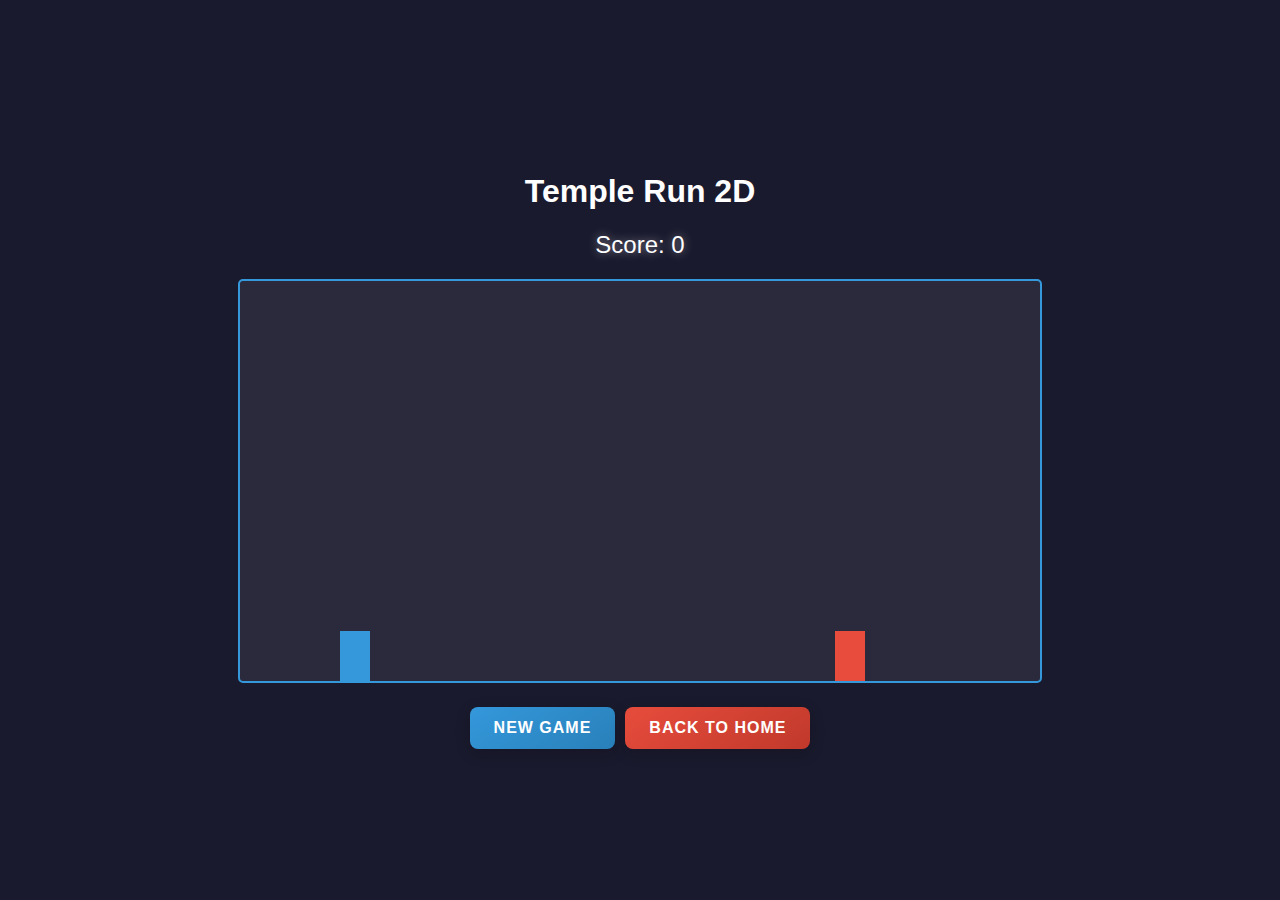
<file: games/temple.html>
<!DOCTYPE html>
<html lang="en">
<head>
    <meta charset="UTF-8">
    <meta name="viewport" content="width=device-width, initial-scale=1.0">
    <title>Temple Run 2D</title>
    <style>
        body {
            margin: 0;
            display: flex;
            flex-direction: column;
            align-items: center;
            justify-content: center;
            min-height: 100vh;
            background-color: #1a1a2e;
            font-family: 'Segoe UI', sans-serif;
            color: white;
        }

        #game-container {
            text-align: center;
        }

        canvas {
            border: 2px solid #3498db;
            border-radius: 5px;
            background-color: #2a2a3c;
        }

        #score {
            font-size: 24px;
            margin: 20px 0;
            text-shadow: 0 0 10px rgba(255, 255, 255, 0.5);
        }

        .controls {
            margin-top: 20px;
            display: flex;
            gap: 10px;
            justify-content: center;
        }

        button {
            padding: 12px 24px;
            font-size: 16px;
            border: none;
            border-radius: 8px;
            cursor: pointer;
            background: linear-gradient(145deg, #3498db, #2980b9);
            color: white;
            transition: all 0.3s ease;
            box-shadow: 0 4px 15px rgba(0, 0, 0, 0.2);
            text-transform: uppercase;
            font-weight: bold;
            letter-spacing: 1px;
        }

        button:hover {
            transform: translateY(-2px);
            box-shadow: 0 6px 20px rgba(0, 0, 0, 0.3);
        }

        #home-btn {
            background: linear-gradient(145deg, #e74c3c, #c0392b);
        }
    </style>
</head>
<body>
    <div id="game-container">
        <h1>Temple Run 2D</h1>
        <div id="score">Score: 0</div>
        <canvas id="gameCanvas" width="800" height="400"></canvas>
        <div class="controls">
            <button onclick="resetGame()">New Game</button>
            <button id="home-btn" onclick="window.location.href='../index.html'">Back to Home</button>
        </div>
    </div>

    <script>
        const canvas = document.getElementById('gameCanvas');
        const ctx = canvas.getContext('2d');
        const scoreElement = document.getElementById('score');

        // Game variables
        let score = 0;
        let gameSpeed = 5;
        let gravity = 0.5;
        let isGameOver = false;

        // Player
        const player = {
            x: 100,
            y: canvas.height - 50,
            width: 30,
            height: 50,
            jumping: false,
            velocity: 0,
            jumpStrength: -12
        };

        // Obstacles
        const obstacles = [];
        const obstacleTypes = [
            { width: 30, height: 50, color: '#e74c3c' },    // Tall obstacle
            { width: 50, height: 30, color: '#f1c40f' }     // Wide obstacle
        ];

        function drawPlayer() {
            ctx.fillStyle = '#3498db';
            ctx.fillRect(player.x, player.y, player.width, player.height);
        }

        function drawObstacle(obstacle) {
            ctx.fillStyle = obstacle.color;
            ctx.fillRect(obstacle.x, canvas.height - obstacle.height, obstacle.width, obstacle.height);
        }

        function createObstacle() {
            const type = obstacleTypes[Math.floor(Math.random() * obstacleTypes.length)];
            obstacles.push({
                x: canvas.width,
                width: type.width,
                height: type.height,
                color: type.color
            });
        }

        function jump() {
            if (!player.jumping) {
                player.jumping = true;
                player.velocity = player.jumpStrength;
            }
        }

        function updatePlayer() {
            player.velocity += gravity;
            player.y += player.velocity;

            if (player.y > canvas.height - player.height) {
                player.y = canvas.height - player.height;
                player.jumping = false;
                player.velocity = 0;
            }
        }

        function checkCollision(obstacle) {
            return player.x < obstacle.x + obstacle.width &&
                   player.x + player.width > obstacle.x &&
                   player.y + player.height > canvas.height - obstacle.height;
        }

        function updateGame() {
            if (isGameOver) return;

            // Clear canvas
            ctx.clearRect(0, 0, canvas.width, canvas.height);

            // Update and draw player
            updatePlayer();
            drawPlayer();

            // Update and draw obstacles
            for (let i = obstacles.length - 1; i >= 0; i--) {
                obstacles[i].x -= gameSpeed;
                drawObstacle(obstacles[i]);

                if (checkCollision(obstacles[i])) {
                    gameOver();
                    return;
                }

                if (obstacles[i].x + obstacles[i].width < 0) {
                    obstacles.splice(i, 1);
                    score += 10;
                    scoreElement.textContent = `Score: ${score}`;
                }
            }

            // Create new obstacles
            if (obstacles.length === 0 || obstacles[obstacles.length - 1].x < canvas.width - 300) {
                createObstacle();
            }

            // Increase game speed
            if (score > 0 && score % 100 === 0) {
                gameSpeed += 0.5;
            }

            requestAnimationFrame(updateGame);
        }

        function gameOver() {
            isGameOver = true;
            ctx.fillStyle = 'rgba(0, 0, 0, 0.5)';
            ctx.fillRect(0, 0, canvas.width, canvas.height);
            ctx.fillStyle = 'white';
            ctx.font = '48px Arial';
            ctx.textAlign = 'center';
            ctx.fillText('Game Over!', canvas.width / 2, canvas.height / 2);
        }

        function resetGame() {
            score = 0;
            gameSpeed = 5;
            isGameOver = false;
            obstacles.length = 0;
            player.y = canvas.height - player.height;
            player.velocity = 0;
            player.jumping = false;
            scoreElement.textContent = `Score: ${score}`;
            updateGame();
        }

        // Event listeners
        document.addEventListener('keydown', (e) => {
            if (e.code === 'Space' && !isGameOver) {
                e.preventDefault();
                jump();
            }
        });

        canvas.addEventListener('click', () => {
            if (!isGameOver) {
                jump();
            }
        });

        // Start game
        resetGame();
    </script>
</body>
</html>
</file>
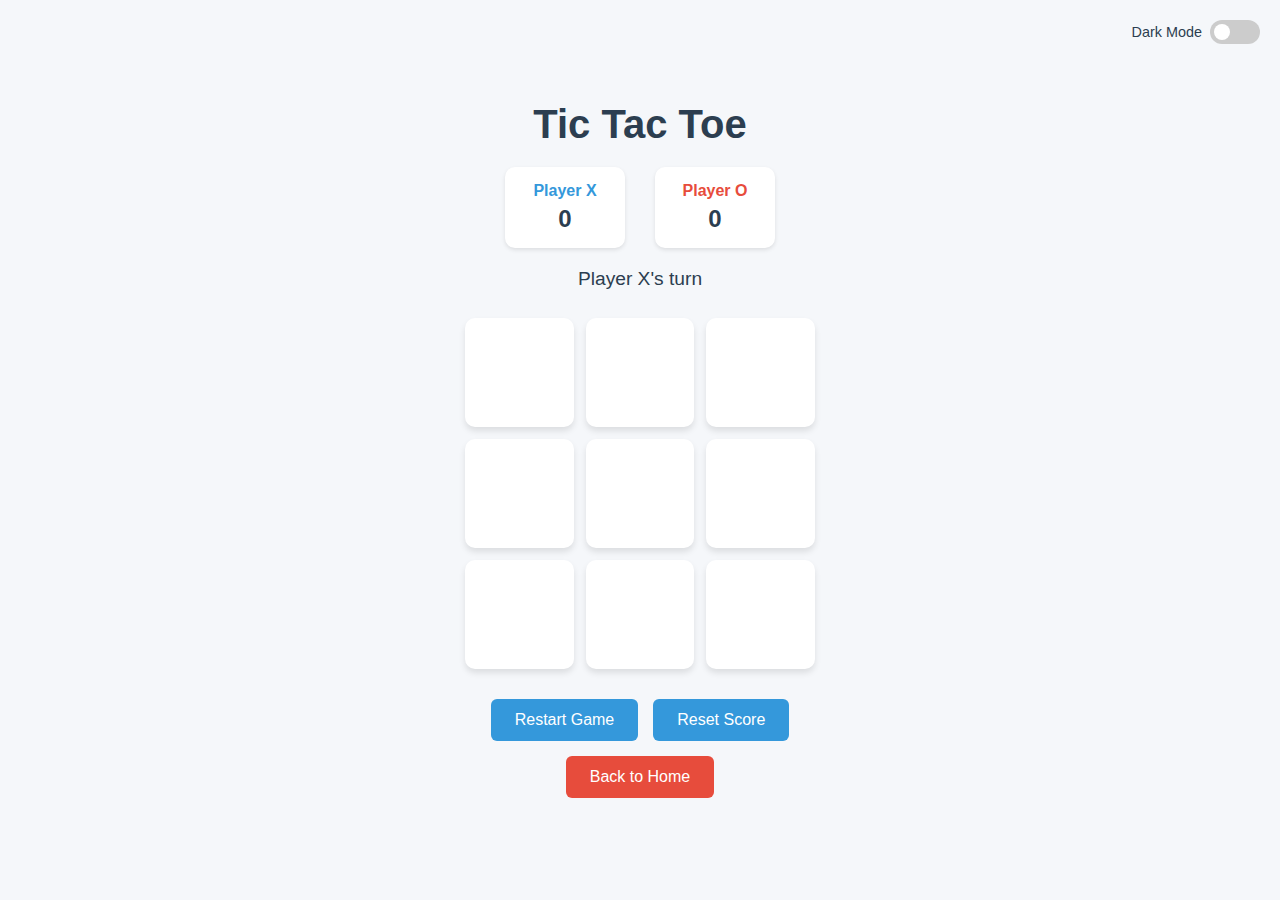
<file: games/tictactoe.html>
<!DOCTYPE html>
<html lang="en">
<head>
    <meta charset="UTF-8">
    <meta name="viewport" content="width=device-width, initial-scale=1.0">
    <title>Modern Tic Tac Toe</title>
    <style>
        :root {
    --primary-color: #3498db;
    --secondary-color: #e74c3c;
    --background-color: #f5f7fa;
    --cell-color: #ffffff;
    --border-color: #e0e0e0;
    --text-color: #2c3e50;
    --shadow-color: rgba(0, 0, 0, 0.1);
    --win-color: #2ecc71;
}

[data-theme="dark"] {
    --primary-color: #2980b9;
    --secondary-color: #c0392b;
    --background-color: #1a1a2e;
    --cell-color: #2a2a3c;
    --border-color: #3a3a4c;
    --text-color: #e0e0e0;
    --shadow-color: rgba(0, 0, 0, 0.25);
    --win-color: #27ae60;
}

* {
    margin: 0;
    padding: 0;
    box-sizing: border-box;
    font-family: 'Segoe UI', Tahoma, Geneva, Verdana, sans-serif;
}

body {
    background-color: var(--background-color);
    display: flex;
    flex-direction: column;
    align-items: center;
    justify-content: center;
    min-height: 100vh;
    color: var(--text-color);
    transition: background-color 0.3s ease, color 0.3s ease;
}

.container {
    text-align: center;
    padding: 20px;
    max-width: 500px;
    width: 100%;
}

h1 {
    margin-bottom: 20px;
    font-size: 2.5rem;
    color: var(--text-color);
    transition: color 0.3s ease;
}

.status {
    margin-bottom: 20px;
    font-size: 1.2rem;
    height: 30px;
    font-weight: 500;
    color: var(--text-color);
    transition: color 0.3s ease;
}

.board {
    display: grid;
    grid-template-columns: repeat(3, 1fr);
    grid-gap: 12px;
    margin-bottom: 30px;
    max-width: 350px;
    width: 100%;
    margin-left: auto;
    margin-right: auto;
}

.cell {
    aspect-ratio: 1/1;
    background-color: var(--cell-color);
    border-radius: 10px;
    box-shadow: 0 4px 6px var(--shadow-color);
    display: flex;
    align-items: center;
    justify-content: center;
    font-size: 2.5rem;
    font-weight: bold;
    cursor: pointer;
    transition: all 0.2s ease, background-color 0.3s ease, box-shadow 0.3s ease;
    user-select: none; /* Prevent text selection */
}

.cell:hover {
    transform: translateY(-3px);
    box-shadow: 0 6px 10px var(--shadow-color);
}

.cell.x {
    color: var(--primary-color);
}

.cell.o {
    color: var(--secondary-color);
}

.cell.win {
    background-color: var(--win-color);
    color: white;
}

.controls {
    display: flex;
    justify-content: center;
    gap: 15px;
    flex-wrap: wrap;
}

button {
    background-color: var(--primary-color);
    color: white;
    border: none;
    padding: 12px 24px;
    border-radius: 6px;
    cursor: pointer;
    font-size: 1rem;
    font-weight: 500;
    transition: background-color 0.3s ease;
}

#home-btn {
            background-color: var(--secondary-color);
        }

        #home-btn:hover {
            filter: brightness(1.1);
        }

button:hover {
    filter: brightness(1.1);
}

.score-board {
    display: flex;
    justify-content: center;
    margin-bottom: 20px;
    gap: 30px;
}

.score {
    text-align: center;
    padding: 15px 20px;
    border-radius: 10px;
    background-color: var(--cell-color);
    box-shadow: 0 2px 4px var(--shadow-color);
    width: 120px;
    transition: background-color 0.3s ease, box-shadow 0.3s ease;
}

.score h3 {
    font-size: 1rem;
    margin-bottom: 5px;
}

.score p {
    font-size: 1.5rem;
    font-weight: bold;
    color: var(--text-color);
    transition: color 0.3s ease;
}

.x-score h3 {
    color: var(--primary-color);
}

.o-score h3 {
    color: var(--secondary-color);
}

/* Theme Toggle */
.theme-toggle {
    position: absolute;
    top: 20px;
    right: 20px;
    display: flex;
    align-items: center;
    gap: 8px;
}

.theme-toggle-label {
    font-size: 0.9rem;
    color: var(--text-color);
    transition: color 0.3s ease;
}

.theme-switch {
    position: relative;
    display: inline-block;
    width: 50px;
    height: 24px;
}

.theme-switch input {
    opacity: 0;
    width: 0;
    height: 0;
}

.theme-slider {
    position: absolute;
    cursor: pointer;
    top: 0;
    left: 0;
    right: 0;
    bottom: 0;
    background-color: #ccc;
    transition: .4s;
    border-radius: 24px;
}

.theme-slider:before {
    position: absolute;
    content: "";
    height: 16px;
    width: 16px;
    left: 4px;
    bottom: 4px;
    background-color: white;
    transition: .4s;
    border-radius: 50%;
}

input:checked + .theme-slider {
    background-color: var(--primary-color);
}

input:checked + .theme-slider:before {
    transform: translateX(26px);
}

@media (max-width: 500px) {
    .board {
        grid-gap: 8px;
        max-width: 300px;
    }

    .cell {
        font-size: 2rem;
    }

    h1 {
        font-size: 2rem;
    }

    .controls {
        flex-direction: column;
    }

    .theme-toggle {
        position: relative;
        top: 0;
        right: 0;
        margin-bottom: 20px;
        justify-content: center;
    }
}
    </style>
</head>
<body>
    <div class="theme-toggle">
        <span class="theme-toggle-label">Dark Mode</span>
        <label class="theme-switch">
            <input type="checkbox" id="theme-toggle-input">
            <span class="theme-slider"></span>
        </label>
    </div>

    <div class="container">
        <h1>Tic Tac Toe</h1>
        
        <div class="score-board">
            <div class="score x-score">
                <h3>Player X</h3>
                <p id="x-score">0</p>
            </div>
            <div class="score o-score">
                <h3>Player O</h3>
                <p id="o-score">0</p>
            </div>
        </div>
        
        <div class="status" id="status">Player X's turn</div>
        
        <div class="board" id="board">
            <div class="cell" data-index="0"></div>
            <div class="cell" data-index="1"></div>
            <div class="cell" data-index="2"></div>
            <div class="cell" data-index="3"></div>
            <div class="cell" data-index="4"></div>
            <div class="cell" data-index="5"></div>
            <div class="cell" data-index="6"></div>
            <div class="cell" data-index="7"></div>
            <div class="cell" data-index="8"></div>
        </div>
        
        <div class="controls">
            <button id="restart-btn">Restart Game</button>
            <button id="reset-score-btn">Reset Score</button>
            <button id="home-btn" onclick="window.location.href='../index.html'">Back to Home</button>
        </div>
    </div>
    
    <script>
        let gameActive = true;
        let currentPlayer = 'X';
        let startingPlayer = 'X'; // Track who starts each game
        let gameState = ['', '', '', '', '', '', '', '', ''];
        let scores = { X: 0, O: 0 };

        // Elements
        const statusDisplay = document.getElementById('status');
        const cells = document.querySelectorAll('.cell');
        const restartButton = document.getElementById('restart-btn');
        const resetScoreButton = document.getElementById('reset-score-btn');
        const xScoreDisplay = document.getElementById('x-score');
        const oScoreDisplay = document.getElementById('o-score');
        const themeToggle = document.getElementById('theme-toggle-input');

        // Winning conditions
        const winningConditions = [
            [0, 1, 2], [3, 4, 5], [6, 7, 8], // rows
            [0, 3, 6], [1, 4, 7], [2, 5, 8], // columns
            [0, 4, 8], [2, 4, 6]             // diagonals
        ];

        // Status messages
        const winningMessage = () => `Player ${currentPlayer} has won!`;
        const drawMessage = () => `Game ended in a draw!`;
        const currentPlayerTurn = () => `Player ${currentPlayer}'s turn`;

        // Theme toggle
        themeToggle.addEventListener('change', function() {
            if (this.checked) {
                document.documentElement.setAttribute('data-theme', 'dark');
                localStorage.setItem('theme', 'dark');
            } else {
                document.documentElement.setAttribute('data-theme', 'light');
                localStorage.setItem('theme', 'light');
            }
        });

        // Check for saved theme preference
        const savedTheme = localStorage.getItem('theme');
        if (savedTheme === 'dark') {
            document.documentElement.setAttribute('data-theme', 'dark');
            themeToggle.checked = true;
        }

        // Initialize game
        function initializeGame() {
            cells.forEach(cell => {
                cell.addEventListener('click', cellClicked);
                cell.classList.remove('x', 'o', 'win');
                cell.textContent = '';
            });
            
            restartButton.addEventListener('click', restartGame);
            resetScoreButton.addEventListener('click', resetScore);
            
            // Set current player to the starting player for this game
            currentPlayer = startingPlayer;
            statusDisplay.textContent = currentPlayerTurn();
            
            gameActive = true;
            updateScoreDisplay();
        }

        // Handle cell click
        function cellClicked(clickedCellEvent) {
            const clickedCell = clickedCellEvent.target;
            const clickedCellIndex = parseInt(clickedCell.getAttribute('data-index'));

            if (gameState[clickedCellIndex] !== '' || !gameActive) {
                return;
            }

            // Update game state
            gameState[clickedCellIndex] = currentPlayer;
            clickedCell.textContent = currentPlayer;
            clickedCell.classList.add(currentPlayer.toLowerCase());

            // Check for win or draw
            checkResult();
        }

        // Check for win or draw
        function checkResult() {
            let roundWon = false;
            let winCells = [];

            // Check for winning condition
            for (let i = 0; i < winningConditions.length; i++) {
                const [a, b, c] = winningConditions[i];
                
                if (gameState[a] === '' || gameState[b] === '' || gameState[c] === '') {
                    continue;
                }
                
                if (gameState[a] === gameState[b] && gameState[b] === gameState[c]) {
                    roundWon = true;
                    winCells = [a, b, c];
                    break;
                }
            }

            // Handle win
            if (roundWon) {
                statusDisplay.textContent = winningMessage();
                gameActive = false;
                
                // Highlight winning cells
                winCells.forEach(index => {
                    document.querySelector(`.cell[data-index="${index}"]`).classList.add('win');
                });
                
                // Update score
                scores[currentPlayer]++;
                updateScoreDisplay();
                
                // Switch starting player for next game
                startingPlayer = startingPlayer === 'X' ? 'O' : 'X';
                return;
            }

            // Handle draw
            if (!gameState.includes('')) {
                statusDisplay.textContent = drawMessage();
                gameActive = false;
                
                // Switch starting player for next game
                startingPlayer = startingPlayer === 'X' ? 'O' : 'X';
                return;
            }

            // Switch player for next turn
            currentPlayer = currentPlayer === 'X' ? 'O' : 'X';
            statusDisplay.textContent = currentPlayerTurn();
        }

        // Update score display
        function updateScoreDisplay() {
            xScoreDisplay.textContent = scores.X;
            oScoreDisplay.textContent = scores.O;
        }

        // Restart game
        function restartGame() {
            gameState = ['', '', '', '', '', '', '', '', ''];
            gameActive = true;
            
            // Use the new starting player
            currentPlayer = startingPlayer;
            
            statusDisplay.textContent = currentPlayerTurn();
            
            cells.forEach(cell => {
                cell.textContent = '';
                cell.classList.remove('x', 'o', 'win');
            });
        }

        // Reset score
        function resetScore() {
            scores.X = 0;
            scores.O = 0;
            updateScoreDisplay();
            
            // Reset starting player to X when scores are reset
            startingPlayer = 'X';
            
            restartGame();
        }

        // Start the game
        initializeGame();
    </script>
</body>
</html>
</file>
